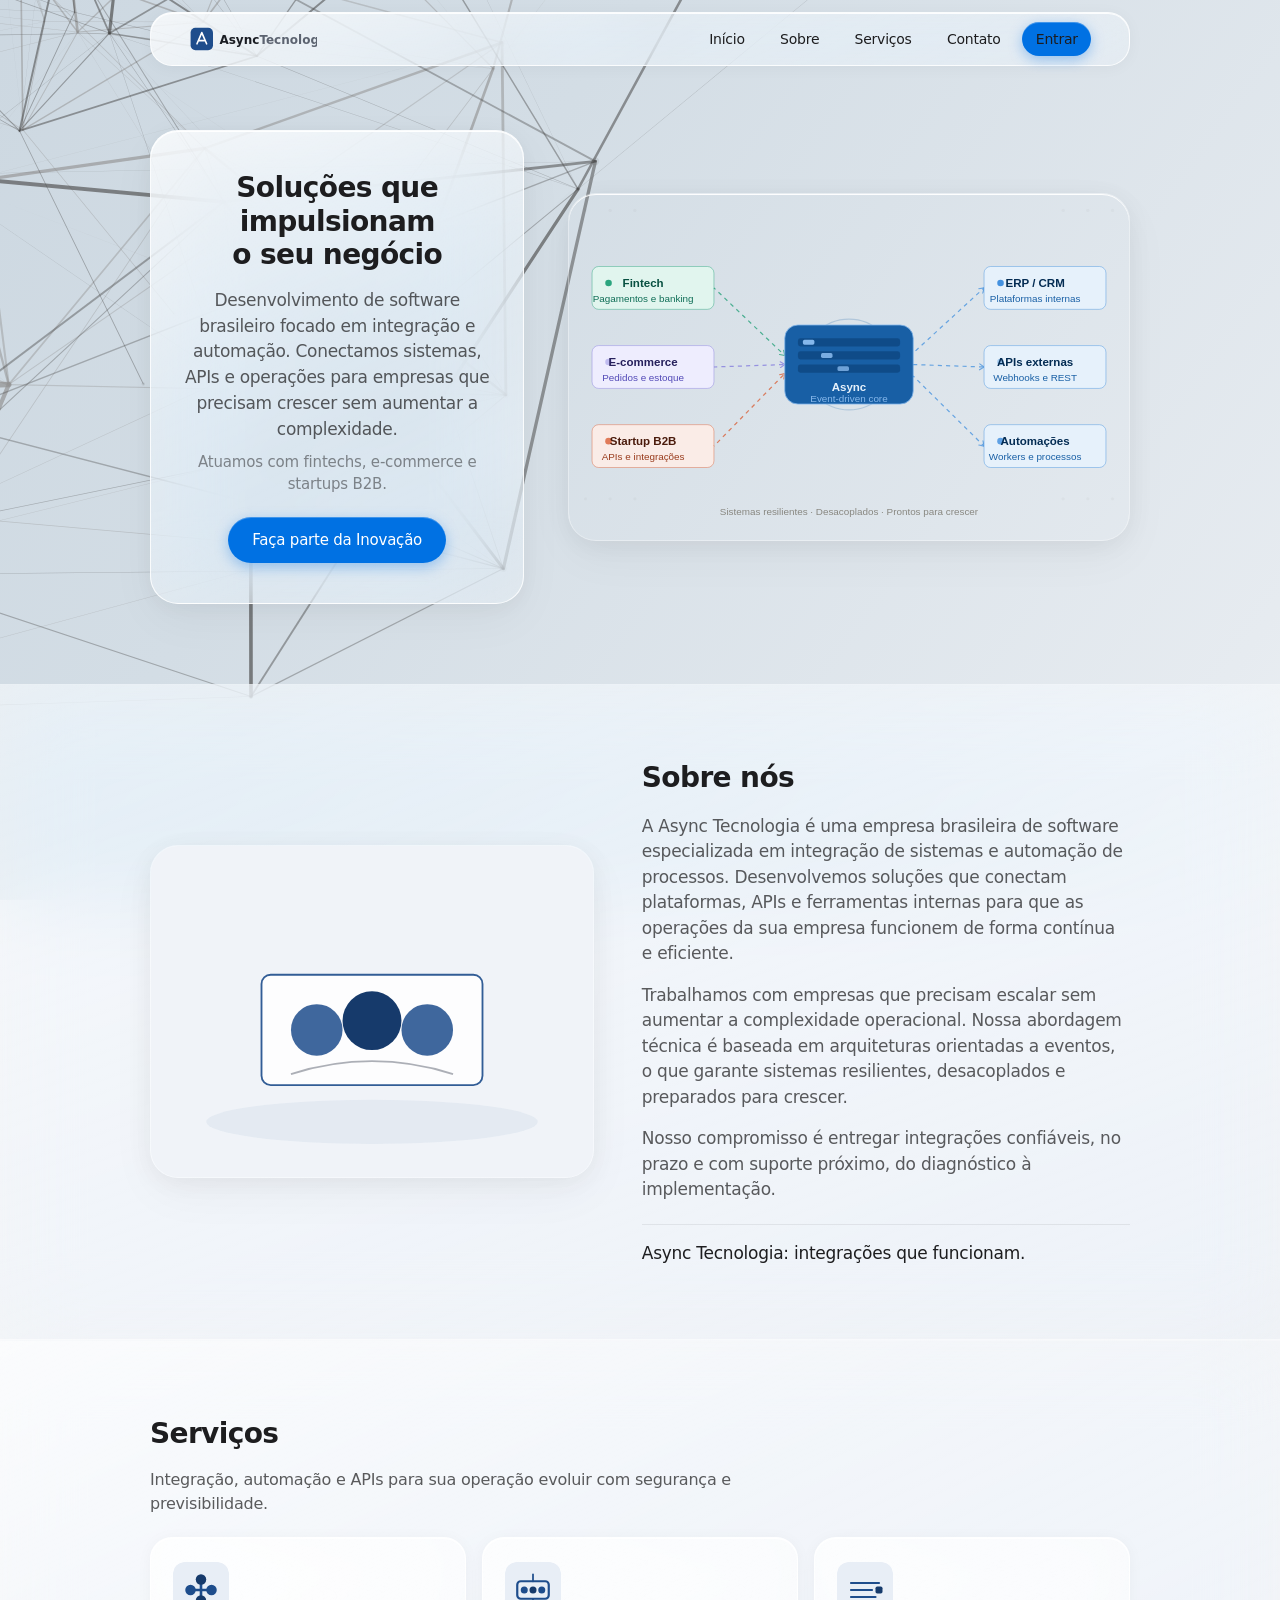
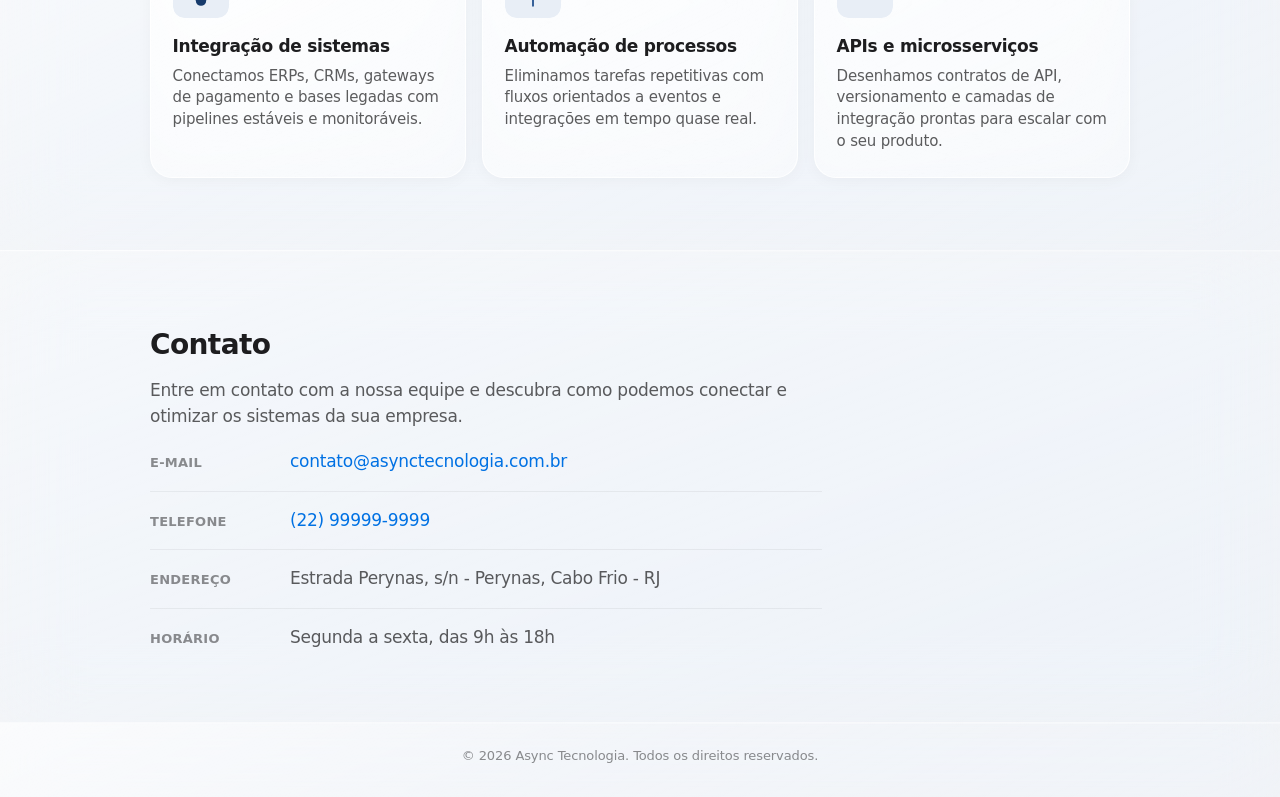
<file: index.html>
<!DOCTYPE html>
<html lang="pt-BR">
<head>
  <meta charset="UTF-8">
  <meta name="viewport" content="width=device-width, initial-scale=1.0">
  <meta name="description" content="Async Tecnologia: integração de sistemas, automação de processos e APIs para fintechs, e-commerce e startups B2B.">
  <title>Async Tecnologia</title>
  <link rel="icon" type="image/svg+xml" href="./images/favicon.svg">
  <link rel="stylesheet" href="css/style.css">
</head>
<body>
  <header class="header">
    <div class="container header__inner">
      <a class="logo" href="#inicio">
        <img class="logo__img" src="./images/logo.svg" alt="Async Tecnologia" width="160" height="40" decoding="async">
      </a>
      <button class="nav-toggle" type="button" aria-expanded="false" aria-controls="menu-principal" aria-label="Abrir menu">
        <span class="nav-toggle__bar"></span>
        <span class="nav-toggle__bar"></span>
        <span class="nav-toggle__bar"></span>
      </button>
      <nav id="menu-principal" class="nav" aria-label="Principal">
        <ul class="nav__list">
          <li><a href="#inicio">Início</a></li>
          <li><a href="#sobre">Sobre</a></li>
          <li><a href="#servicos">Serviços</a></li>
          <li><a href="#contato">Contato</a></li>
          <li id="nav-login-item"><a class="btn btn--primary btn--nav" href="login.html">Entrar</a></li>
          <li id="nav-usuario-item" style="display:none">
            <span id="nav-usuario-nome" style="font-size:14px;font-weight:500;color:var(--text-secondary);padding:0.45rem 0.85rem;"></span>
            <button id="nav-sair-btn" style="font-size:13px;font-weight:500;color:var(--text-tertiary);background:none;border:none;cursor:pointer;padding:0.45rem 0.5rem;font-family:var(--font-sans);">Sair</button>
          </li>
        </ul>
      </nav>
    </div>
  </header>

  <main id="inicio">
    <section class="hero">
      <div class="container hero__inner">
        <div class="hero__content">
          <h1 class="hero__title">Soluções que impulsionam o seu negócio</h1>
          <p class="hero__subtitle">Desenvolvimento de software brasileiro focado em integração e automação. Conectamos sistemas, APIs e operações para empresas que precisam crescer sem aumentar a complexidade.</p>
          <p class="hero__tagline">Atuamos com fintechs, e-commerce e startups B2B.</p>
          <a class="btn btn--primary" href="#contato">Faça parte da Inovação</a>
        </div>
        <figure class="hero__figure">
          <img class="hero__img" src="./images/async_hero.svg" alt="" width="680" height="420" decoding="async">
        </figure>
      </div>
    </section>

    <section id="sobre" class="section">
      <div class="container sobre__inner">
        <div class="sobre__copy">
          <h2 class="section__title">Sobre nós</h2>
          <p class="section__text">A Async Tecnologia é uma empresa brasileira de software especializada em integração de sistemas e automação de processos. Desenvolvemos soluções que conectam plataformas, APIs e ferramentas internas para que as operações da sua empresa funcionem de forma contínua e eficiente.</p>
          <p class="section__text">Trabalhamos com empresas que precisam escalar sem aumentar a complexidade operacional. Nossa abordagem técnica é baseada em arquiteturas orientadas a eventos, o que garante sistemas resilientes, desacoplados e preparados para crescer.</p>
          <p class="section__text">Nosso compromisso é entregar integrações confiáveis, no prazo e com suporte próximo, do diagnóstico à implementação.</p>
          <p class="section__text section__text--emphasis">Async Tecnologia: integrações que funcionam.</p>
        </div>
        <figure class="sobre__figure">
          <img class="sobre__img" src="./images/sobre.svg" alt="" width="480" height="360" decoding="async">
        </figure>
      </div>
    </section>

    <section id="servicos" class="section section--alt">
      <div class="container">
        <h2 class="section__title">Serviços</h2>
        <p class="section__intro">Integração, automação e APIs para sua operação evoluir com segurança e previsibilidade.</p>
        <ul class="cards">
          <li class="card">
            <img class="card__img" src="./images/servico-integracao.svg" alt="" width="64" height="64" decoding="async">
            <h3 class="card__title">Integração de sistemas</h3>
            <p class="card__text">Conectamos ERPs, CRMs, gateways de pagamento e bases legadas com pipelines estáveis e monitoráveis.</p>
          </li>
          <li class="card">
            <img class="card__img" src="./images/servico-automacao.svg" alt="" width="64" height="64" decoding="async">
            <h3 class="card__title">Automação de processos</h3>
            <p class="card__text">Eliminamos tarefas repetitivas com fluxos orientados a eventos e integrações em tempo quase real.</p>
          </li>
          <li class="card">
            <img class="card__img" src="./images/servico-apis.svg" alt="" width="64" height="64" decoding="async">
            <h3 class="card__title">APIs e microsserviços</h3>
            <p class="card__text">Desenhamos contratos de API, versionamento e camadas de integração prontas para escalar com o seu produto.</p>
          </li>
        </ul>
      </div>
    </section>

    <section id="contato" class="section">
      <div class="container">
        <h2 class="section__title">Contato</h2>
        <p class="section__text">Entre em contato com a nossa equipe e descubra como podemos conectar e otimizar os sistemas da sua empresa.</p>
        <dl class="contact-list">
          <div class="contact-list__row">
            <dt>E-mail</dt>
            <dd><a href="mailto:contato@asynctecnologia.com.br">contato@asynctecnologia.com.br</a></dd>
          </div>
          <div class="contact-list__row">
            <dt>Telefone</dt>
            <dd><a href="tel:+5522999999999">(22) 99999-9999</a></dd>
          </div>
          <div class="contact-list__row">
            <dt>Endereço</dt>
            <dd>Estrada Perynas, s/n - Perynas, Cabo Frio - RJ</dd>
          </div>
          <div class="contact-list__row">
            <dt>Horário</dt>
            <dd>Segunda a sexta, das 9h às 18h</dd>
          </div>
        </dl>
      </div>
    </section>
  </main>

  <footer class="footer">
    <div class="container footer__inner">
      <p class="footer__copy">&copy; <span id="ano"></span> Async Tecnologia. Todos os direitos reservados.</p>
    </div>
  </footer>

  <script src="js/main.js"></script>
</body>
</html>
</file>
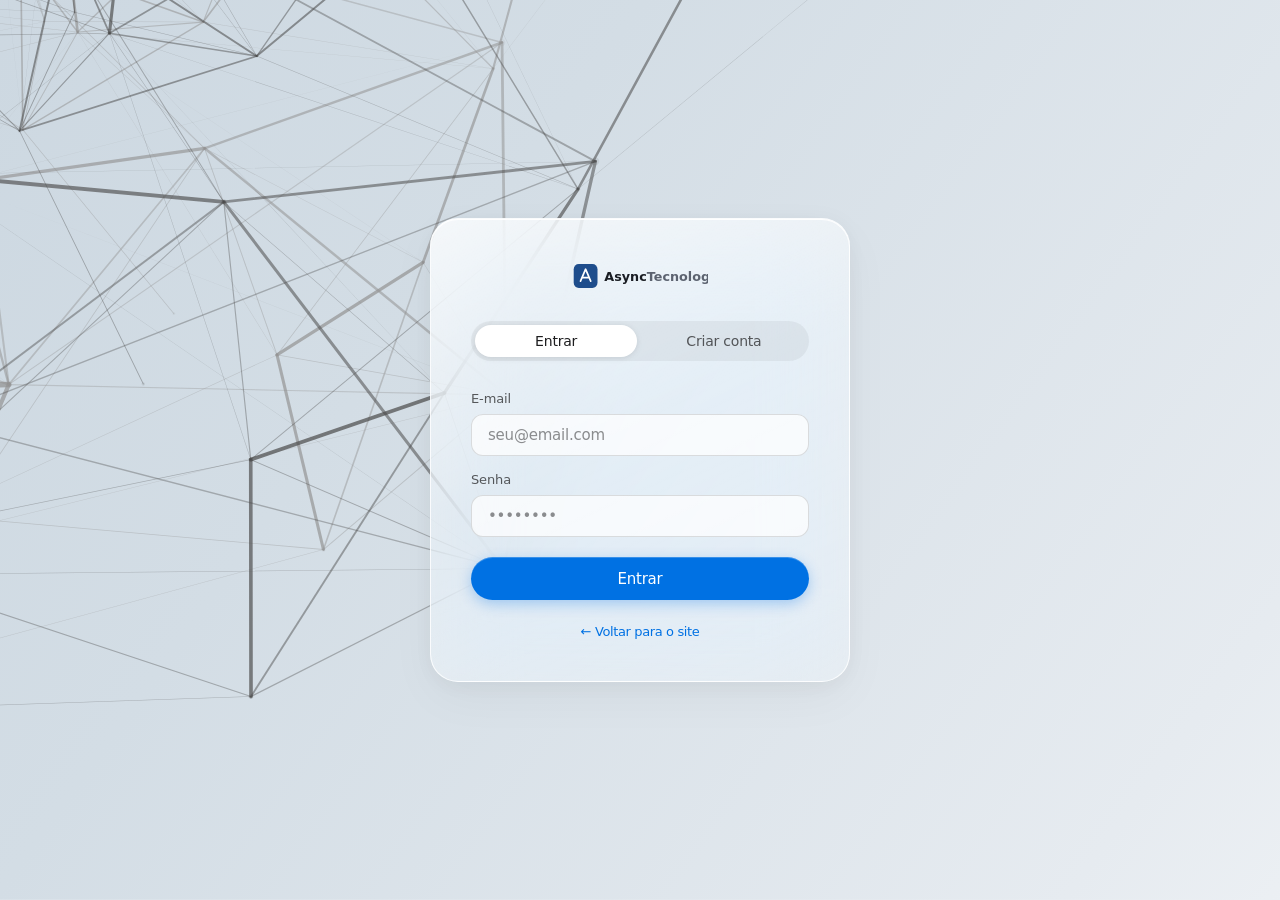
<file: login.html>
<!DOCTYPE html>
<html lang="pt-BR">
<head>
  <meta charset="UTF-8">
  <meta name="viewport" content="width=device-width, initial-scale=1.0">
  <title>Entrar — Async Tecnologia</title>
  <link rel="icon" type="image/svg+xml" href="./images/favicon.svg">
  <link rel="stylesheet" href="css/style.css">
  <style>
    .login-page {
      min-height: 100dvh;
      display: flex;
      flex-direction: column;
      align-items: center;
      justify-content: center;
      padding: 2rem 1.25rem;
    }

    .login-card {
      width: 100%;
      max-width: 420px;
      padding: clamp(1.75rem, 5vw, 2.5rem);
      border-radius: var(--radius-xl);
      background: var(--liquid-fill);
      backdrop-filter: var(--liquid-blur);
      -webkit-backdrop-filter: var(--liquid-blur);
      border: var(--liquid-border);
      box-shadow: var(--liquid-shadow);
    }

    .login-card__logo {
      display: flex;
      justify-content: center;
      margin-bottom: 1.75rem;
    }

    .login-card__logo img {
      height: 34px;
      width: auto;
    }

    .login-tabs {
      display: flex;
      gap: 0.35rem;
      background: rgba(0, 0, 0, 0.05);
      border-radius: 999px;
      padding: 0.25rem;
      margin-bottom: 1.75rem;
    }

    .login-tab {
      flex: 1;
      padding: 0.5rem 1rem;
      font-size: 14px;
      font-weight: 500;
      font-family: var(--font-sans);
      letter-spacing: -0.015em;
      border: none;
      border-radius: 999px;
      cursor: pointer;
      background: transparent;
      color: var(--text-secondary);
      transition: background 0.2s, color 0.2s, box-shadow 0.2s;
    }

    .login-tab.is-active {
      background: #fff;
      color: var(--text-primary);
      box-shadow: 0 1px 6px rgba(0,0,0,0.10);
    }

    .login-form {
      display: flex;
      flex-direction: column;
      gap: 0.9rem;
    }

    .login-form.is-hidden {
      display: none;
    }

    .field {
      display: flex;
      flex-direction: column;
      gap: 0.35rem;
    }

    .field label {
      font-size: 13px;
      font-weight: 500;
      letter-spacing: -0.01em;
      color: var(--text-secondary);
    }

    .field input {
      width: 100%;
      padding: 0.7rem 1rem;
      font-family: var(--font-sans);
      font-size: 15px;
      letter-spacing: -0.015em;
      color: var(--text-primary);
      background: rgba(255, 255, 255, 0.72);
      border: 1px solid rgba(29, 29, 31, 0.14);
      border-radius: var(--radius-sm);
      outline: none;
      transition: border-color 0.18s, box-shadow 0.18s;
      box-sizing: border-box;
    }

    .field input:focus {
      border-color: var(--color-accent);
      box-shadow: 0 0 0 3px rgba(0, 113, 227, 0.15);
      background: #fff;
    }

    .field input::placeholder {
      color: var(--text-tertiary);
    }

    .login-btn {
      width: 100%;
      padding: 0.78rem 1.5rem;
      margin-top: 0.35rem;
      font-family: var(--font-sans);
      font-size: 15px;
      font-weight: 500;
      letter-spacing: -0.015em;
      color: #fff;
      background: var(--color-accent);
      border: none;
      border-radius: 999px;
      cursor: pointer;
      box-shadow:
        0 1px 0 rgba(255,255,255,0.22) inset,
        0 4px 14px rgba(0,113,227,0.3);
      transition: background 0.18s, transform 0.15s, box-shadow 0.15s;
    }

    .login-btn:hover {
      background: var(--color-accent-hover);
      transform: scale(1.01);
      box-shadow:
        0 1px 0 rgba(255,255,255,0.3) inset,
        0 6px 20px rgba(0,113,227,0.38);
    }

    .login-btn:active {
      background: var(--color-accent-press);
      transform: scale(0.98);
    }

    .login-btn:disabled {
      opacity: 0.6;
      cursor: not-allowed;
      transform: none;
    }

    .feedback {
      display: none;
      padding: 0.65rem 0.9rem;
      border-radius: var(--radius-sm);
      font-size: 14px;
      letter-spacing: -0.012em;
      font-weight: 500;
      text-align: center;
    }

    .feedback.erro {
      display: block;
      color: #9b1c1c;
      background: rgba(239, 68, 68, 0.1);
      border: 1px solid rgba(239, 68, 68, 0.2);
    }

    .feedback.sucesso {
      display: block;
      color: #065f46;
      background: rgba(16, 185, 129, 0.1);
      border: 1px solid rgba(16, 185, 129, 0.2);
    }

    .login-back {
      display: block;
      text-align: center;
      margin-top: 1.35rem;
      font-size: 13px;
      color: var(--text-tertiary);
    }

    .login-back a {
      color: var(--color-accent);
      font-weight: 500;
    }
  </style>
</head>
<body>
  <main class="login-page">
    <div class="login-card">

      <div class="login-card__logo">
        <a href="index.html">
          <img src="./images/logo.svg" alt="Async Tecnologia" height="34">
        </a>
      </div>

      <!-- Abas -->
      <div class="login-tabs" role="tablist">
        <button class="login-tab is-active" role="tab" id="tab-login" aria-controls="form-login" aria-selected="true">
          Entrar
        </button>
        <button class="login-tab" role="tab" id="tab-cadastro" aria-controls="form-cadastro" aria-selected="false">
          Criar conta
        </button>
      </div>

      <!-- Formulário: Login -->
      <form class="login-form" id="form-login" aria-labelledby="tab-login" novalidate>
        <div id="feedback-login" class="feedback" role="alert" aria-live="polite"></div>

        <div class="field">
          <label for="login-email">E-mail</label>
          <input type="email" id="login-email" name="email" placeholder="seu@email.com" autocomplete="email" required>
        </div>

        <div class="field">
          <label for="login-senha">Senha</label>
          <input type="password" id="login-senha" name="senha" placeholder="••••••••" autocomplete="current-password" required>
        </div>

        <button type="submit" class="login-btn">Entrar</button>
      </form>

      <!-- Formulário: Cadastro -->
      <form class="login-form is-hidden" id="form-cadastro" aria-labelledby="tab-cadastro" novalidate>
        <div id="feedback-cadastro" class="feedback" role="alert" aria-live="polite"></div>

        <div class="field">
          <label for="cadastro-nome">Nome completo</label>
          <input type="text" id="cadastro-nome" name="nome" placeholder="Seu nome" autocomplete="name" required>
        </div>

        <div class="field">
          <label for="cadastro-email">E-mail</label>
          <input type="email" id="cadastro-email" name="email" placeholder="seu@email.com" autocomplete="email" required>
        </div>

        <div class="field">
          <label for="cadastro-senha">Senha</label>
          <input type="password" id="cadastro-senha" name="senha" placeholder="Mín. 6 caracteres" autocomplete="new-password" required minlength="6">
        </div>

        <button type="submit" class="login-btn">Criar conta</button>
      </form>

      <span class="login-back">
        <a href="index.html">← Voltar para o site</a>
      </span>

    </div>
  </main>

  <script>
    (function () {
      const tabLogin   = document.getElementById("tab-login");
      const tabCadastro = document.getElementById("tab-cadastro");
      const formLogin  = document.getElementById("form-login");
      const formCadastro = document.getElementById("form-cadastro");

      function ativarAba(aba) {
        if (aba === "login") {
          tabLogin.classList.add("is-active");
          tabCadastro.classList.remove("is-active");
          formLogin.classList.remove("is-hidden");
          formCadastro.classList.add("is-hidden");
          tabLogin.setAttribute("aria-selected", "true");
          tabCadastro.setAttribute("aria-selected", "false");
        } else {
          tabCadastro.classList.add("is-active");
          tabLogin.classList.remove("is-active");
          formCadastro.classList.remove("is-hidden");
          formLogin.classList.add("is-hidden");
          tabCadastro.setAttribute("aria-selected", "true");
          tabLogin.setAttribute("aria-selected", "false");
        }
      }

      tabLogin.addEventListener("click", () => ativarAba("login"));
      tabCadastro.addEventListener("click", () => ativarAba("cadastro"));

      function mostrarFeedback(id, tipo, mensagem) {
        const el = document.getElementById(id);
        el.className = "feedback " + tipo;
        el.textContent = mensagem;
      }

      function limparFeedback(id) {
        const el = document.getElementById(id);
        el.className = "feedback";
        el.textContent = "";
      }

      // Login
      formLogin.addEventListener("submit", async function (e) {
        e.preventDefault();
        limparFeedback("feedback-login");
        const btn = formLogin.querySelector("button[type=submit]");
        const email = document.getElementById("login-email").value.trim();
        const senha = document.getElementById("login-senha").value;

        btn.disabled = true;
        btn.textContent = "Entrando...";

        try {
          const res = await fetch("/api/login", {
            method: "POST",
            headers: { "Content-Type": "application/json" },
            body: JSON.stringify({ email, senha }),
          });
          const data = await res.json();

          if (res.ok) {
            mostrarFeedback("feedback-login", "sucesso", "✓ " + data.mensagem);
            sessionStorage.setItem("usuario_nome", data.usuario.nome);
            sessionStorage.setItem("usuario_email", data.usuario.email);
            setTimeout(() => { window.location.href = "index.html"; }, 1200);
          } else {
            mostrarFeedback("feedback-login", "erro", data.erro || "Erro ao fazer login.");
            btn.disabled = false;
            btn.textContent = "Entrar";
          }
        } catch (err) {
          mostrarFeedback("feedback-login", "erro", "Não foi possível conectar ao servidor. Verifique se ele está rodando.");
          btn.disabled = false;
          btn.textContent = "Entrar";
        }
      });

      // Cadastro
      formCadastro.addEventListener("submit", async function (e) {
        e.preventDefault();
        limparFeedback("feedback-cadastro");
        const btn = formCadastro.querySelector("button[type=submit]");
        const nome  = document.getElementById("cadastro-nome").value.trim();
        const email = document.getElementById("cadastro-email").value.trim();
        const senha = document.getElementById("cadastro-senha").value;

        btn.disabled = true;
        btn.textContent = "Criando conta...";

        try {
          const res = await fetch("/api/registrar", {
            method: "POST",
            headers: { "Content-Type": "application/json" },
            body: JSON.stringify({ nome, email, senha }),
          });
          const data = await res.json();

          if (res.ok) {
            mostrarFeedback("feedback-cadastro", "sucesso", "✓ " + (data.mensagem || "Cadastro realizado!") + " Faça o login.");
            formCadastro.reset();
            setTimeout(() => ativarAba("login"), 2000);
          } else {
            mostrarFeedback("feedback-cadastro", "erro", data.erro || "Erro ao criar conta.");
          }
        } catch (err) {
          mostrarFeedback("feedback-cadastro", "erro", "Não foi possível conectar ao servidor. Verifique se ele está rodando.");
        } finally {
          btn.disabled = false;
          btn.textContent = "Criar conta";
        }
      });
    })();
  </script>
</body>
</html>
</file>
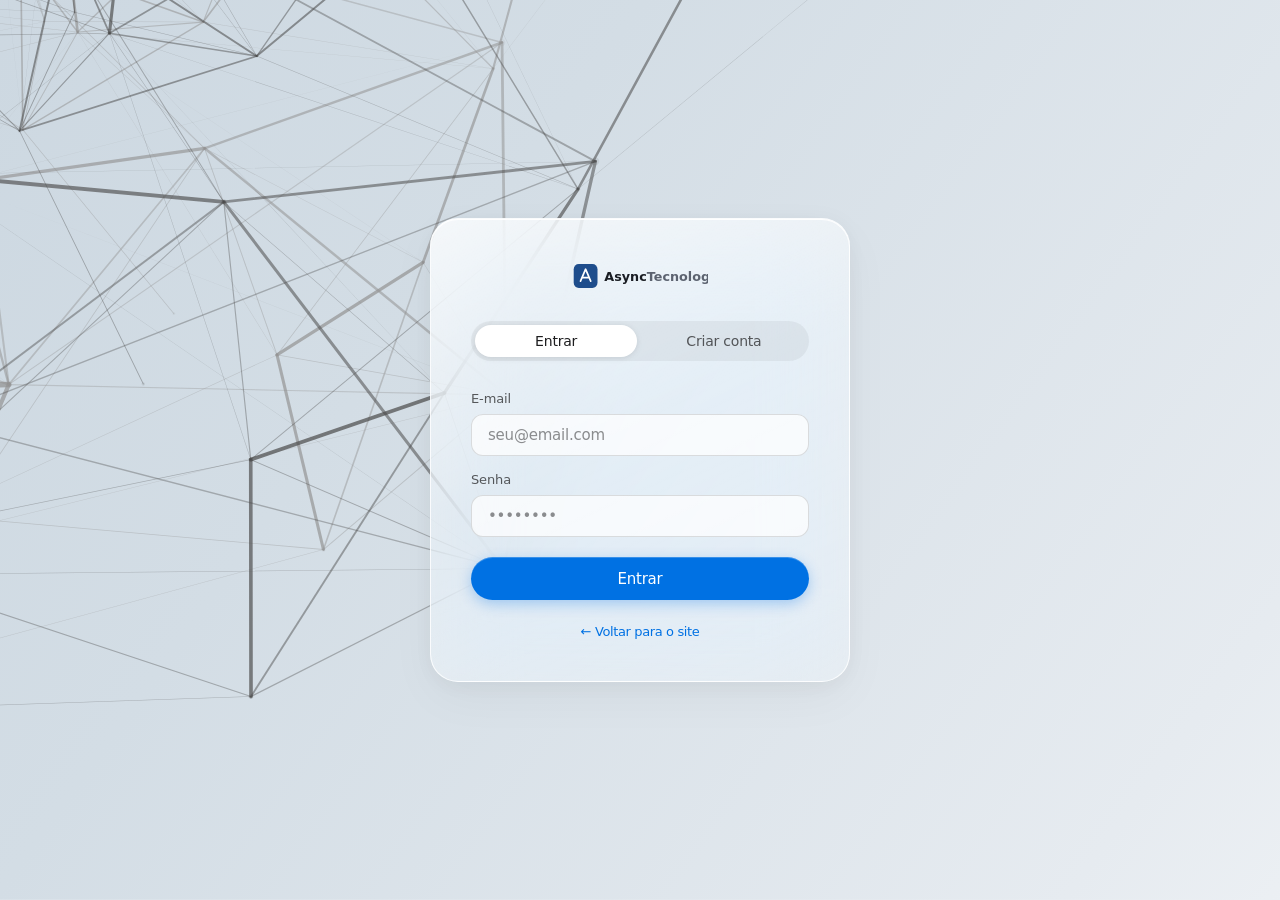
<file: Trabalho3/Trabalho3 site de empresa/login.html>
<!DOCTYPE html>
<html lang="pt-BR">
<head>
  <meta charset="UTF-8">
  <meta name="viewport" content="width=device-width, initial-scale=1.0">
  <title>Entrar — Async Tecnologia</title>
  <link rel="stylesheet" href="css/style.css">
  <style>
    .login-page {
      min-height: 100dvh;
      display: flex;
      flex-direction: column;
      align-items: center;
      justify-content: center;
      padding: 2rem 1.25rem;
    }

    .login-card {
      width: 100%;
      max-width: 420px;
      padding: clamp(1.75rem, 5vw, 2.5rem);
      border-radius: var(--radius-xl);
      background: var(--liquid-fill);
      backdrop-filter: var(--liquid-blur);
      -webkit-backdrop-filter: var(--liquid-blur);
      border: var(--liquid-border);
      box-shadow: var(--liquid-shadow);
    }

    .login-card__logo {
      display: flex;
      justify-content: center;
      margin-bottom: 1.75rem;
    }

    .login-card__logo img {
      height: 34px;
      width: auto;
    }

    .login-tabs {
      display: flex;
      gap: 0.35rem;
      background: rgba(0, 0, 0, 0.05);
      border-radius: 999px;
      padding: 0.25rem;
      margin-bottom: 1.75rem;
    }

    .login-tab {
      flex: 1;
      padding: 0.5rem 1rem;
      font-size: 14px;
      font-weight: 500;
      font-family: var(--font-sans);
      letter-spacing: -0.015em;
      border: none;
      border-radius: 999px;
      cursor: pointer;
      background: transparent;
      color: var(--text-secondary);
      transition: background 0.2s, color 0.2s, box-shadow 0.2s;
    }

    .login-tab.is-active {
      background: #fff;
      color: var(--text-primary);
      box-shadow: 0 1px 6px rgba(0,0,0,0.10);
    }

    .login-form {
      display: flex;
      flex-direction: column;
      gap: 0.9rem;
    }

    .login-form.is-hidden {
      display: none;
    }

    .field {
      display: flex;
      flex-direction: column;
      gap: 0.35rem;
    }

    .field label {
      font-size: 13px;
      font-weight: 500;
      letter-spacing: -0.01em;
      color: var(--text-secondary);
    }

    .field input {
      width: 100%;
      padding: 0.7rem 1rem;
      font-family: var(--font-sans);
      font-size: 15px;
      letter-spacing: -0.015em;
      color: var(--text-primary);
      background: rgba(255, 255, 255, 0.72);
      border: 1px solid rgba(29, 29, 31, 0.14);
      border-radius: var(--radius-sm);
      outline: none;
      transition: border-color 0.18s, box-shadow 0.18s;
      box-sizing: border-box;
    }

    .field input:focus {
      border-color: var(--color-accent);
      box-shadow: 0 0 0 3px rgba(0, 113, 227, 0.15);
      background: #fff;
    }

    .field input::placeholder {
      color: var(--text-tertiary);
    }

    .login-btn {
      width: 100%;
      padding: 0.78rem 1.5rem;
      margin-top: 0.35rem;
      font-family: var(--font-sans);
      font-size: 15px;
      font-weight: 500;
      letter-spacing: -0.015em;
      color: #fff;
      background: var(--color-accent);
      border: none;
      border-radius: 999px;
      cursor: pointer;
      box-shadow:
        0 1px 0 rgba(255,255,255,0.22) inset,
        0 4px 14px rgba(0,113,227,0.3);
      transition: background 0.18s, transform 0.15s, box-shadow 0.15s;
    }

    .login-btn:hover {
      background: var(--color-accent-hover);
      transform: scale(1.01);
      box-shadow:
        0 1px 0 rgba(255,255,255,0.3) inset,
        0 6px 20px rgba(0,113,227,0.38);
    }

    .login-btn:active {
      background: var(--color-accent-press);
      transform: scale(0.98);
    }

    .login-btn:disabled {
      opacity: 0.6;
      cursor: not-allowed;
      transform: none;
    }

    .feedback {
      display: none;
      padding: 0.65rem 0.9rem;
      border-radius: var(--radius-sm);
      font-size: 14px;
      letter-spacing: -0.012em;
      font-weight: 500;
      text-align: center;
    }

    .feedback.erro {
      display: block;
      color: #9b1c1c;
      background: rgba(239, 68, 68, 0.1);
      border: 1px solid rgba(239, 68, 68, 0.2);
    }

    .feedback.sucesso {
      display: block;
      color: #065f46;
      background: rgba(16, 185, 129, 0.1);
      border: 1px solid rgba(16, 185, 129, 0.2);
    }

    .login-back {
      display: block;
      text-align: center;
      margin-top: 1.35rem;
      font-size: 13px;
      color: var(--text-tertiary);
    }

    .login-back a {
      color: var(--color-accent);
      font-weight: 500;
    }
  </style>
</head>
<body>
  <main class="login-page">
    <div class="login-card">

      <div class="login-card__logo">
        <a href="index.html">
          <img src="./images/logo.svg" alt="Async Tecnologia" height="34">
        </a>
      </div>

      <!-- Abas -->
      <div class="login-tabs" role="tablist">
        <button class="login-tab is-active" role="tab" id="tab-login" aria-controls="form-login" aria-selected="true">
          Entrar
        </button>
        <button class="login-tab" role="tab" id="tab-cadastro" aria-controls="form-cadastro" aria-selected="false">
          Criar conta
        </button>
      </div>

      <!-- Formulário: Login -->
      <form class="login-form" id="form-login" aria-labelledby="tab-login" novalidate>
        <div id="feedback-login" class="feedback" role="alert" aria-live="polite"></div>

        <div class="field">
          <label for="login-email">E-mail</label>
          <input type="email" id="login-email" name="email" placeholder="seu@email.com" autocomplete="email" required>
        </div>

        <div class="field">
          <label for="login-senha">Senha</label>
          <input type="password" id="login-senha" name="senha" placeholder="••••••••" autocomplete="current-password" required>
        </div>

        <button type="submit" class="login-btn">Entrar</button>
      </form>

      <!-- Formulário: Cadastro -->
      <form class="login-form is-hidden" id="form-cadastro" aria-labelledby="tab-cadastro" novalidate>
        <div id="feedback-cadastro" class="feedback" role="alert" aria-live="polite"></div>

        <div class="field">
          <label for="cadastro-nome">Nome completo</label>
          <input type="text" id="cadastro-nome" name="nome" placeholder="Seu nome" autocomplete="name" required>
        </div>

        <div class="field">
          <label for="cadastro-email">E-mail</label>
          <input type="email" id="cadastro-email" name="email" placeholder="seu@email.com" autocomplete="email" required>
        </div>

        <div class="field">
          <label for="cadastro-senha">Senha</label>
          <input type="password" id="cadastro-senha" name="senha" placeholder="Mín. 6 caracteres" autocomplete="new-password" required minlength="6">
        </div>

        <button type="submit" class="login-btn">Criar conta</button>
      </form>

      <span class="login-back">
        <a href="index.html">← Voltar para o site</a>
      </span>

    </div>
  </main>

  <script>
    (function () {
      const tabLogin   = document.getElementById("tab-login");
      const tabCadastro = document.getElementById("tab-cadastro");
      const formLogin  = document.getElementById("form-login");
      const formCadastro = document.getElementById("form-cadastro");

      function ativarAba(aba) {
        if (aba === "login") {
          tabLogin.classList.add("is-active");
          tabCadastro.classList.remove("is-active");
          formLogin.classList.remove("is-hidden");
          formCadastro.classList.add("is-hidden");
          tabLogin.setAttribute("aria-selected", "true");
          tabCadastro.setAttribute("aria-selected", "false");
        } else {
          tabCadastro.classList.add("is-active");
          tabLogin.classList.remove("is-active");
          formCadastro.classList.remove("is-hidden");
          formLogin.classList.add("is-hidden");
          tabCadastro.setAttribute("aria-selected", "true");
          tabLogin.setAttribute("aria-selected", "false");
        }
      }

      tabLogin.addEventListener("click", () => ativarAba("login"));
      tabCadastro.addEventListener("click", () => ativarAba("cadastro"));

      function mostrarFeedback(id, tipo, mensagem) {
        const el = document.getElementById(id);
        el.className = "feedback " + tipo;
        el.textContent = mensagem;
      }

      function limparFeedback(id) {
        const el = document.getElementById(id);
        el.className = "feedback";
        el.textContent = "";
      }

      // Login
      formLogin.addEventListener("submit", async function (e) {
        e.preventDefault();
        limparFeedback("feedback-login");
        const btn = formLogin.querySelector("button[type=submit]");
        const email = document.getElementById("login-email").value.trim();
        const senha = document.getElementById("login-senha").value;

        btn.disabled = true;
        btn.textContent = "Entrando...";

        try {
          const res = await fetch("/api/login", {
            method: "POST",
            headers: { "Content-Type": "application/json" },
            body: JSON.stringify({ email, senha }),
          });
          const data = await res.json();

          if (res.ok) {
            mostrarFeedback("feedback-login", "sucesso", "✓ " + data.mensagem);
            sessionStorage.setItem("usuario_nome", data.usuario.nome);
            sessionStorage.setItem("usuario_email", data.usuario.email);
            setTimeout(() => { window.location.href = "index.html"; }, 1200);
          } else {
            mostrarFeedback("feedback-login", "erro", data.erro || "Erro ao fazer login.");
            btn.disabled = false;
            btn.textContent = "Entrar";
          }
        } catch (err) {
          mostrarFeedback("feedback-login", "erro", "Não foi possível conectar ao servidor. Verifique se ele está rodando.");
          btn.disabled = false;
          btn.textContent = "Entrar";
        }
      });

      // Cadastro
      formCadastro.addEventListener("submit", async function (e) {
        e.preventDefault();
        limparFeedback("feedback-cadastro");
        const btn = formCadastro.querySelector("button[type=submit]");
        const nome  = document.getElementById("cadastro-nome").value.trim();
        const email = document.getElementById("cadastro-email").value.trim();
        const senha = document.getElementById("cadastro-senha").value;

        btn.disabled = true;
        btn.textContent = "Criando conta...";

        try {
          const res = await fetch("/api/registrar", {
            method: "POST",
            headers: { "Content-Type": "application/json" },
            body: JSON.stringify({ nome, email, senha }),
          });
          const data = await res.json();

          if (res.ok) {
            mostrarFeedback("feedback-cadastro", "sucesso", "✓ " + (data.mensagem || "Cadastro realizado!") + " Faça o login.");
            formCadastro.reset();
            setTimeout(() => ativarAba("login"), 2000);
          } else {
            mostrarFeedback("feedback-cadastro", "erro", data.erro || "Erro ao criar conta.");
          }
        } catch (err) {
          mostrarFeedback("feedback-cadastro", "erro", "Não foi possível conectar ao servidor. Verifique se ele está rodando.");
        } finally {
          btn.disabled = false;
          btn.textContent = "Criar conta";
        }
      });
    })();
  </script>
</body>
</html>
</file>
<file: css/style.css>
/* Liquid glass + Apple system typography */
:root {
  --font-sans: -apple-system, BlinkMacSystemFont, "SF Pro Text", "SF Pro Display", "Segoe UI", Roboto, system-ui, sans-serif;
  --text-primary: #1d1d1f;
  --text-secondary: rgba(29, 29, 31, 0.72);
  --text-tertiary: rgba(29, 29, 31, 0.5);
  --color-bg: #eceff3;
  --color-accent: #0071e3;
  --color-accent-hover: #0077ed;
  --color-accent-press: #006edb;
  --header-h: 52px;
  --container: min(980px, 100% - 2.5rem);
  --bg-pattern: url("../images/planodefundo.svg");
  --radius-sm: 12px;
  --radius: 16px;
  --radius-lg: 22px;
  --radius-xl: 28px;
  --liquid-blur: saturate(200%) blur(40px);
  --liquid-blur-medium: saturate(190%) blur(28px);
  --liquid-fill: linear-gradient(
    155deg,
    rgba(255, 255, 255, 0.78) 0%,
    rgba(255, 255, 255, 0.42) 45%,
    rgba(255, 255, 255, 0.28) 100%
  );
  --liquid-fill-subtle: linear-gradient(
    160deg,
    rgba(255, 255, 255, 0.55) 0%,
    rgba(255, 255, 255, 0.22) 100%
  );
  --liquid-border: 1px solid rgba(255, 255, 255, 0.82);
  --liquid-border-outer: 1px solid rgba(255, 255, 255, 0.35);
  --liquid-shadow:
    0 4px 24px rgba(0, 0, 0, 0.05),
    0 16px 48px rgba(0, 0, 0, 0.04),
    inset 0 1px 0 rgba(255, 255, 255, 0.95);
  --liquid-shadow-soft:
    0 2px 16px rgba(0, 0, 0, 0.04),
    inset 0 1px 0 rgba(255, 255, 255, 0.88);
  --font-size-section-heading: clamp(1.375rem, 2.5vw, 1.75rem);
}

*,
*::before,
*::after {
  box-sizing: border-box;
}

html {
  scroll-behavior: smooth;
  color-scheme: light;
}

body {
  margin: 0;
  font-family: var(--font-sans);
  font-size: 17px;
  line-height: 1.47059;
  letter-spacing: -0.022em;
  color: var(--text-primary);
  -webkit-font-smoothing: antialiased;
  -moz-osx-font-smoothing: grayscale;
  text-rendering: optimizeLegibility;
  background-color: var(--color-bg);
  background-image: var(--bg-pattern);
  background-size: cover;
  background-position: center;
  background-repeat: no-repeat;
  background-attachment: scroll;
}

@media (min-width: 900px) {
  body {
    background-attachment: fixed;
  }
}

img {
  max-width: 100%;
  height: auto;
  display: block;
}

a {
  color: var(--color-accent);
  text-decoration: none;
}

a:hover {
  text-decoration: none;
}

.container {
  width: var(--container);
  margin-inline: auto;
}

/* Cabeçalho: barra flutuante estilo macOS */
.header {
  position: sticky;
  top: 0;
  z-index: 100;
  margin: 12px auto 0;
  width: min(calc(100% - 1.5rem), var(--container));
  border-radius: var(--radius-lg);
  background: var(--liquid-fill);
  backdrop-filter: var(--liquid-blur-medium);
  -webkit-backdrop-filter: var(--liquid-blur-medium);
  border: var(--liquid-border);
  box-shadow: var(--liquid-shadow-soft);
}

.header__inner {
  position: relative;
  display: flex;
  align-items: center;
  justify-content: space-between;
  min-height: var(--header-h);
  padding: 0 1.1rem;
}

.logo {
  display: flex;
  align-items: center;
  text-decoration: none;
}

.logo:hover {
  opacity: 0.88;
}

.logo__img {
  width: auto;
  height: 32px;
  max-width: min(200px, 52vw);
}

.nav__list {
  display: flex;
  flex-wrap: wrap;
  gap: 0.35rem 0.5rem;
  list-style: none;
  margin: 0;
  padding: 0;
  align-items: center;
}

.nav__list a {
  color: var(--text-primary);
  font-weight: 500;
  font-size: 14px;
  letter-spacing: -0.016em;
  padding: 0.45rem 0.85rem;
  border-radius: 999px;
  transition: background 0.2s ease, color 0.2s ease;
}

.nav__list a:hover {
  color: var(--text-primary);
  background: rgba(0, 0, 0, 0.05);
}

.nav-toggle {
  display: none;
  flex-direction: column;
  justify-content: center;
  gap: 5px;
  width: 44px;
  height: 44px;
  padding: 0;
  border: none;
  background: rgba(0, 0, 0, 0.04);
  border-radius: var(--radius-sm);
  cursor: pointer;
}

.nav-toggle__bar {
  display: block;
  width: 20px;
  height: 2px;
  margin: 0 auto;
  background: var(--text-primary);
  border-radius: 1px;
}

@media (max-width: 768px) {
  .header {
    margin: 8px 0.75rem 0;
    width: auto;
    border-radius: var(--radius);
  }

  .header__inner {
    position: relative;
    padding: 0 0.75rem;
  }

  .nav-toggle {
    display: flex;
  }

  .nav {
    position: absolute;
    top: calc(100% + 8px);
    left: 0;
    right: 0;
    border-radius: var(--radius);
    background: var(--liquid-fill);
    backdrop-filter: var(--liquid-blur-medium);
    -webkit-backdrop-filter: var(--liquid-blur-medium);
    border: var(--liquid-border);
    box-shadow: var(--liquid-shadow);
    max-height: 0;
    overflow: hidden;
    transition: max-height 0.32s cubic-bezier(0.4, 0, 0.2, 1);
  }

  .nav.is-open {
    max-height: 320px;
  }

  .nav__list {
    flex-direction: column;
    align-items: stretch;
    padding: 0.65rem;
    gap: 0.25rem;
  }

  .nav__list a {
    border-radius: var(--radius-sm);
  }
}

/* Hero */
.hero {
  padding: clamp(2rem, 6vw, 4rem) 0 clamp(3rem, 8vw, 5rem);
  background: transparent;
}

.hero__inner {
  display: grid;
  gap: clamp(2rem, 5vw, 3rem);
  align-items: center;
  min-width: 0;
}

@media (min-width: 900px) {
  .hero__inner {
    grid-template-columns: minmax(0, 1fr) minmax(0, 1.5fr);
    gap: clamp(1.75rem, 4vw, 2.75rem);
  }
}

.hero__content {
  container-type: inline-size;
  display: flex;
  flex-direction: column;
  align-items: center;
  text-align: center;
  width: 100%;
  min-width: 0;
  padding: clamp(1.65rem, 4.2vw, 2.5rem) clamp(1.25rem, 3vw, 2rem);
  border-radius: var(--radius-xl);
  background: var(--liquid-fill);
  backdrop-filter: var(--liquid-blur);
  -webkit-backdrop-filter: var(--liquid-blur);
  border: var(--liquid-border);
  box-shadow: var(--liquid-shadow);
  box-sizing: border-box;
}

/* Largura alinhada para textos abaixo do título */
.hero__subtitle,
.hero__tagline {
  width: 100%;
  max-width: 34rem;
  min-width: 0;
}

.hero__title {
  margin: 0 0 1rem;
  width: 100%;
  max-width: 100%;
  min-width: 0;
  box-sizing: border-box;
  font-size: var(--font-size-section-heading);
  line-height: 1.2;
  font-weight: 600;
  letter-spacing: -0.022em;
  color: var(--text-primary);
  text-align: center;
  text-wrap: balance;
  overflow-wrap: break-word;
}

.hero__subtitle {
  margin: 0 0 0.6rem;
  color: var(--text-secondary);
  font-size: 1.0625rem;
  line-height: 1.52;
  font-weight: 400;
  letter-spacing: -0.018em;
}

.hero__tagline {
  margin: 0 0 1.35rem;
  color: var(--text-tertiary);
  font-size: 0.9375rem;
  line-height: 1.45;
  font-weight: 500;
  letter-spacing: -0.012em;
}

.hero__figure {
  margin: 0;
  width: 100%;
  display: flex;
  justify-content: center;
  align-items: center;
}

.hero__img {
  width: 100%;
  max-width: min(100%, 720px);
  height: auto;
  margin-inline: auto;
  border-radius: var(--radius-xl);
  border: var(--liquid-border-outer);
  box-shadow: var(--liquid-shadow);
}

@media (min-width: 600px) and (max-width: 899px) {
  .hero__img {
    max-width: min(100%, 640px);
  }
}

/* Botões estilo pill iOS */
.btn {
  display: inline-block;
  padding: 0.72rem 1.5rem;
  font-weight: 500;
  font-size: 15px;
  letter-spacing: -0.015em;
  border-radius: 999px;
  text-decoration: none;
  transition: transform 0.2s ease, box-shadow 0.2s ease, background 0.2s ease;
}

.btn--primary {
  background: var(--color-accent);
  color: #fff;
  box-shadow:
    0 1px 0 rgba(255, 255, 255, 0.25) inset,
    0 4px 14px rgba(0, 113, 227, 0.35);
}

.btn--primary:hover {
  background: var(--color-accent-hover);
  text-decoration: none;
  color: #fff;
  transform: scale(1.02);
  box-shadow:
    0 1px 0 rgba(255, 255, 255, 0.3) inset,
    0 6px 20px rgba(0, 113, 227, 0.4);
}

.btn--primary:active {
  background: var(--color-accent-press);
  transform: scale(0.98);
}

/* Seções */
.section {
  padding: clamp(2.5rem, 6vw, 4.5rem) 0;
  background: var(--liquid-fill-subtle);
  backdrop-filter: var(--liquid-blur);
  -webkit-backdrop-filter: var(--liquid-blur);
  border-top: var(--liquid-border-outer);
  border-bottom: var(--liquid-border-outer);
}

.section--alt {
  background: var(--liquid-fill);
  backdrop-filter: var(--liquid-blur);
  -webkit-backdrop-filter: var(--liquid-blur);
}

.section__title {
  margin: 0 0 0.85rem;
  font-size: var(--font-size-section-heading);
  font-weight: 600;
  letter-spacing: -0.022em;
  color: var(--text-primary);
}

.section__text {
  margin: 0;
  max-width: 42rem;
  color: var(--text-secondary);
  font-size: 1.0625rem;
  line-height: 1.5;
  letter-spacing: -0.015em;
}

.section__text--emphasis {
  margin-top: 1.25rem;
  padding-top: 1rem;
  border-top: 1px solid rgba(29, 29, 31, 0.08);
  font-weight: 500;
  color: var(--text-primary);
}

.section__intro {
  margin: 0 0 1.35rem;
  max-width: 40rem;
  color: var(--text-secondary);
  font-size: 1rem;
  line-height: 1.5;
  letter-spacing: -0.014em;
}

.sobre__copy .section__text + .section__text:not(.section__text--emphasis) {
  margin-top: 1rem;
}

.sobre__copy .section__text + .section__text--emphasis {
  margin-top: 1.35rem;
}

.contact-list {
  margin: 1.25rem 0 0;
  max-width: 42rem;
  display: flex;
  flex-direction: column;
  gap: 1rem;
}

.contact-list__row {
  display: grid;
  gap: 0.2rem 1.25rem;
  padding-bottom: 1rem;
  border-bottom: 1px solid rgba(29, 29, 31, 0.06);
}

.contact-list__row:last-child {
  padding-bottom: 0;
  border-bottom: none;
}

@media (min-width: 520px) {
  .contact-list__row {
    grid-template-columns: 7.5rem minmax(0, 1fr);
    align-items: baseline;
  }
}

.contact-list dt {
  margin: 0;
  font-size: 0.8125rem;
  font-weight: 600;
  letter-spacing: 0.02em;
  text-transform: uppercase;
  color: var(--text-tertiary);
}

.contact-list dd {
  margin: 0;
  color: var(--text-secondary);
  font-size: 1.0625rem;
  line-height: 1.5;
  letter-spacing: -0.015em;
}

.contact-list dd a {
  color: var(--color-accent);
}

/* Sobre */
.sobre__inner {
  display: grid;
  gap: clamp(1.5rem, 4vw, 2.5rem);
  align-items: center;
}

@media (min-width: 768px) {
  .sobre__inner {
    grid-template-columns: minmax(0, 1fr) minmax(0, 1.1fr);
    gap: clamp(2rem, 5vw, 3rem);
  }

  .sobre__figure {
    grid-column: 1;
    grid-row: 1;
  }

  .sobre__copy {
    grid-column: 2;
    grid-row: 1;
  }
}

.sobre__figure {
  margin: 0;
}

.sobre__img {
  width: 100%;
  max-width: 480px;
  margin-inline: auto;
  border-radius: var(--radius-xl);
  border: var(--liquid-border-outer);
  box-shadow: var(--liquid-shadow);
}

.sobre__copy .section__title {
  margin-bottom: 1rem;
}

/* Cards: painéis de vidro */
.cards {
  display: grid;
  grid-template-columns: repeat(auto-fit, minmax(260px, 1fr));
  gap: 1rem;
  list-style: none;
  margin: 0;
  padding: 0;
}

.card {
  padding: 1.5rem 1.35rem;
  border-radius: var(--radius-lg);
  background: var(--liquid-fill);
  backdrop-filter: var(--liquid-blur-medium);
  -webkit-backdrop-filter: var(--liquid-blur-medium);
  border: var(--liquid-border);
  box-shadow: var(--liquid-shadow-soft);
  transition: transform 0.25s ease, box-shadow 0.25s ease;
}

.card:hover {
  transform: translateY(-2px);
  box-shadow: var(--liquid-shadow);
}

.section--alt .card {
  background: linear-gradient(
    155deg,
    rgba(255, 255, 255, 0.68) 0%,
    rgba(255, 255, 255, 0.32) 100%
  );
}

.card__img {
  width: 56px;
  height: 56px;
  margin-bottom: 1rem;
  border-radius: var(--radius-sm);
}

.card__title {
  margin: 0 0 0.4rem;
  font-size: 1.0625rem;
  font-weight: 600;
  letter-spacing: -0.018em;
  color: var(--text-primary);
}

.card__text {
  margin: 0;
  color: var(--text-secondary);
  font-size: 15px;
  line-height: 1.45;
  letter-spacing: -0.012em;
}

/* Rodapé */
.footer {
  padding: 1.35rem 0 2rem;
  margin-top: 0;
  border-top: var(--liquid-border-outer);
  background: var(--liquid-fill);
  backdrop-filter: var(--liquid-blur-medium);
  -webkit-backdrop-filter: var(--liquid-blur-medium);
}

.footer__copy {
  margin: 0;
  font-size: 13px;
  letter-spacing: -0.008em;
  color: var(--text-tertiary);
  text-align: center;
}

/* Botão Entrar no nav */
.btn--nav {
  padding: 0.42rem 1.1rem;
  font-size: 13px;
}
</file>
<file: Trabalho3/Trabalho3 site de empresa/css/style.css>
/* Liquid glass + Apple system typography */
:root {
  --font-sans: -apple-system, BlinkMacSystemFont, "SF Pro Text", "SF Pro Display", "Segoe UI", Roboto, system-ui, sans-serif;
  --text-primary: #1d1d1f;
  --text-secondary: rgba(29, 29, 31, 0.72);
  --text-tertiary: rgba(29, 29, 31, 0.5);
  --color-bg: #eceff3;
  --color-accent: #0071e3;
  --color-accent-hover: #0077ed;
  --color-accent-press: #006edb;
  --header-h: 52px;
  --container: min(980px, 100% - 2.5rem);
  --bg-pattern: url("../images/planodefundo.svg");
  --radius-sm: 12px;
  --radius: 16px;
  --radius-lg: 22px;
  --radius-xl: 28px;
  --liquid-blur: saturate(200%) blur(40px);
  --liquid-blur-medium: saturate(190%) blur(28px);
  --liquid-fill: linear-gradient(
    155deg,
    rgba(255, 255, 255, 0.78) 0%,
    rgba(255, 255, 255, 0.42) 45%,
    rgba(255, 255, 255, 0.28) 100%
  );
  --liquid-fill-subtle: linear-gradient(
    160deg,
    rgba(255, 255, 255, 0.55) 0%,
    rgba(255, 255, 255, 0.22) 100%
  );
  --liquid-border: 1px solid rgba(255, 255, 255, 0.82);
  --liquid-border-outer: 1px solid rgba(255, 255, 255, 0.35);
  --liquid-shadow:
    0 4px 24px rgba(0, 0, 0, 0.05),
    0 16px 48px rgba(0, 0, 0, 0.04),
    inset 0 1px 0 rgba(255, 255, 255, 0.95);
  --liquid-shadow-soft:
    0 2px 16px rgba(0, 0, 0, 0.04),
    inset 0 1px 0 rgba(255, 255, 255, 0.88);
  --font-size-section-heading: clamp(1.375rem, 2.5vw, 1.75rem);
}

*,
*::before,
*::after {
  box-sizing: border-box;
}

html {
  scroll-behavior: smooth;
  color-scheme: light;
}

body {
  margin: 0;
  font-family: var(--font-sans);
  font-size: 17px;
  line-height: 1.47059;
  letter-spacing: -0.022em;
  color: var(--text-primary);
  -webkit-font-smoothing: antialiased;
  -moz-osx-font-smoothing: grayscale;
  text-rendering: optimizeLegibility;
  background-color: var(--color-bg);
  background-image: var(--bg-pattern);
  background-size: cover;
  background-position: center;
  background-repeat: no-repeat;
  background-attachment: scroll;
}

@media (min-width: 900px) {
  body {
    background-attachment: fixed;
  }
}

img {
  max-width: 100%;
  height: auto;
  display: block;
}

a {
  color: var(--color-accent);
  text-decoration: none;
}

a:hover {
  text-decoration: none;
}

.container {
  width: var(--container);
  margin-inline: auto;
}

/* Cabeçalho: barra flutuante estilo macOS */
.header {
  position: sticky;
  top: 0;
  z-index: 100;
  margin: 12px auto 0;
  width: min(calc(100% - 1.5rem), var(--container));
  border-radius: var(--radius-lg);
  background: var(--liquid-fill);
  backdrop-filter: var(--liquid-blur-medium);
  -webkit-backdrop-filter: var(--liquid-blur-medium);
  border: var(--liquid-border);
  box-shadow: var(--liquid-shadow-soft);
}

.header__inner {
  position: relative;
  display: flex;
  align-items: center;
  justify-content: space-between;
  min-height: var(--header-h);
  padding: 0 1.1rem;
}

.logo {
  display: flex;
  align-items: center;
  text-decoration: none;
}

.logo:hover {
  opacity: 0.88;
}

.logo__img {
  width: auto;
  height: 32px;
  max-width: min(200px, 52vw);
}

.nav__list {
  display: flex;
  flex-wrap: wrap;
  gap: 0.35rem 0.5rem;
  list-style: none;
  margin: 0;
  padding: 0;
  align-items: center;
}

.nav__list a {
  color: var(--text-primary);
  font-weight: 500;
  font-size: 14px;
  letter-spacing: -0.016em;
  padding: 0.45rem 0.85rem;
  border-radius: 999px;
  transition: background 0.2s ease, color 0.2s ease;
}

.nav__list a:hover {
  color: var(--text-primary);
  background: rgba(0, 0, 0, 0.05);
}

.nav-toggle {
  display: none;
  flex-direction: column;
  justify-content: center;
  gap: 5px;
  width: 44px;
  height: 44px;
  padding: 0;
  border: none;
  background: rgba(0, 0, 0, 0.04);
  border-radius: var(--radius-sm);
  cursor: pointer;
}

.nav-toggle__bar {
  display: block;
  width: 20px;
  height: 2px;
  margin: 0 auto;
  background: var(--text-primary);
  border-radius: 1px;
}

@media (max-width: 768px) {
  .header {
    margin: 8px 0.75rem 0;
    width: auto;
    border-radius: var(--radius);
  }

  .header__inner {
    position: relative;
    padding: 0 0.75rem;
  }

  .nav-toggle {
    display: flex;
  }

  .nav {
    position: absolute;
    top: calc(100% + 8px);
    left: 0;
    right: 0;
    border-radius: var(--radius);
    background: var(--liquid-fill);
    backdrop-filter: var(--liquid-blur-medium);
    -webkit-backdrop-filter: var(--liquid-blur-medium);
    border: var(--liquid-border);
    box-shadow: var(--liquid-shadow);
    max-height: 0;
    overflow: hidden;
    transition: max-height 0.32s cubic-bezier(0.4, 0, 0.2, 1);
  }

  .nav.is-open {
    max-height: 320px;
  }

  .nav__list {
    flex-direction: column;
    align-items: stretch;
    padding: 0.65rem;
    gap: 0.25rem;
  }

  .nav__list a {
    border-radius: var(--radius-sm);
  }
}

/* Hero */
.hero {
  padding: clamp(2rem, 6vw, 4rem) 0 clamp(3rem, 8vw, 5rem);
  background: transparent;
}

.hero__inner {
  display: grid;
  gap: clamp(2rem, 5vw, 3rem);
  align-items: center;
  min-width: 0;
}

@media (min-width: 900px) {
  .hero__inner {
    grid-template-columns: minmax(0, 1fr) minmax(0, 1.5fr);
    gap: clamp(1.75rem, 4vw, 2.75rem);
  }
}

.hero__content {
  container-type: inline-size;
  display: flex;
  flex-direction: column;
  align-items: center;
  text-align: center;
  width: 100%;
  min-width: 0;
  padding: clamp(1.65rem, 4.2vw, 2.5rem) clamp(1.25rem, 3vw, 2rem);
  border-radius: var(--radius-xl);
  background: var(--liquid-fill);
  backdrop-filter: var(--liquid-blur);
  -webkit-backdrop-filter: var(--liquid-blur);
  border: var(--liquid-border);
  box-shadow: var(--liquid-shadow);
  box-sizing: border-box;
}

/* Largura alinhada para textos abaixo do título */
.hero__subtitle,
.hero__tagline {
  width: 100%;
  max-width: 34rem;
  min-width: 0;
}

.hero__title {
  margin: 0 0 1rem;
  width: 100%;
  max-width: 100%;
  min-width: 0;
  box-sizing: border-box;
  font-size: var(--font-size-section-heading);
  line-height: 1.2;
  font-weight: 600;
  letter-spacing: -0.022em;
  color: var(--text-primary);
  text-align: center;
  text-wrap: balance;
  overflow-wrap: break-word;
}

.hero__subtitle {
  margin: 0 0 0.6rem;
  color: var(--text-secondary);
  font-size: 1.0625rem;
  line-height: 1.52;
  font-weight: 400;
  letter-spacing: -0.018em;
}

.hero__tagline {
  margin: 0 0 1.35rem;
  color: var(--text-tertiary);
  font-size: 0.9375rem;
  line-height: 1.45;
  font-weight: 500;
  letter-spacing: -0.012em;
}

.hero__figure {
  margin: 0;
  width: 100%;
  display: flex;
  justify-content: center;
  align-items: center;
}

.hero__img {
  width: 100%;
  max-width: min(100%, 720px);
  height: auto;
  margin-inline: auto;
  border-radius: var(--radius-xl);
  border: var(--liquid-border-outer);
  box-shadow: var(--liquid-shadow);
}

@media (min-width: 600px) and (max-width: 899px) {
  .hero__img {
    max-width: min(100%, 640px);
  }
}

/* Botões estilo pill iOS */
.btn {
  display: inline-block;
  padding: 0.72rem 1.5rem;
  font-weight: 500;
  font-size: 15px;
  letter-spacing: -0.015em;
  border-radius: 999px;
  text-decoration: none;
  transition: transform 0.2s ease, box-shadow 0.2s ease, background 0.2s ease;
}

.btn--primary {
  background: var(--color-accent);
  color: #fff;
  box-shadow:
    0 1px 0 rgba(255, 255, 255, 0.25) inset,
    0 4px 14px rgba(0, 113, 227, 0.35);
}

.btn--primary:hover {
  background: var(--color-accent-hover);
  text-decoration: none;
  color: #fff;
  transform: scale(1.02);
  box-shadow:
    0 1px 0 rgba(255, 255, 255, 0.3) inset,
    0 6px 20px rgba(0, 113, 227, 0.4);
}

.btn--primary:active {
  background: var(--color-accent-press);
  transform: scale(0.98);
}

/* Seções */
.section {
  padding: clamp(2.5rem, 6vw, 4.5rem) 0;
  background: var(--liquid-fill-subtle);
  backdrop-filter: var(--liquid-blur);
  -webkit-backdrop-filter: var(--liquid-blur);
  border-top: var(--liquid-border-outer);
  border-bottom: var(--liquid-border-outer);
}

.section--alt {
  background: var(--liquid-fill);
  backdrop-filter: var(--liquid-blur);
  -webkit-backdrop-filter: var(--liquid-blur);
}

.section__title {
  margin: 0 0 0.85rem;
  font-size: var(--font-size-section-heading);
  font-weight: 600;
  letter-spacing: -0.022em;
  color: var(--text-primary);
}

.section__text {
  margin: 0;
  max-width: 42rem;
  color: var(--text-secondary);
  font-size: 1.0625rem;
  line-height: 1.5;
  letter-spacing: -0.015em;
}

.section__text--emphasis {
  margin-top: 1.25rem;
  padding-top: 1rem;
  border-top: 1px solid rgba(29, 29, 31, 0.08);
  font-weight: 500;
  color: var(--text-primary);
}

.section__intro {
  margin: 0 0 1.35rem;
  max-width: 40rem;
  color: var(--text-secondary);
  font-size: 1rem;
  line-height: 1.5;
  letter-spacing: -0.014em;
}

.sobre__copy .section__text + .section__text:not(.section__text--emphasis) {
  margin-top: 1rem;
}

.sobre__copy .section__text + .section__text--emphasis {
  margin-top: 1.35rem;
}

.contact-list {
  margin: 1.25rem 0 0;
  max-width: 42rem;
  display: flex;
  flex-direction: column;
  gap: 1rem;
}

.contact-list__row {
  display: grid;
  gap: 0.2rem 1.25rem;
  padding-bottom: 1rem;
  border-bottom: 1px solid rgba(29, 29, 31, 0.06);
}

.contact-list__row:last-child {
  padding-bottom: 0;
  border-bottom: none;
}

@media (min-width: 520px) {
  .contact-list__row {
    grid-template-columns: 7.5rem minmax(0, 1fr);
    align-items: baseline;
  }
}

.contact-list dt {
  margin: 0;
  font-size: 0.8125rem;
  font-weight: 600;
  letter-spacing: 0.02em;
  text-transform: uppercase;
  color: var(--text-tertiary);
}

.contact-list dd {
  margin: 0;
  color: var(--text-secondary);
  font-size: 1.0625rem;
  line-height: 1.5;
  letter-spacing: -0.015em;
}

.contact-list dd a {
  color: var(--color-accent);
}

/* Sobre */
.sobre__inner {
  display: grid;
  gap: clamp(1.5rem, 4vw, 2.5rem);
  align-items: center;
}

@media (min-width: 768px) {
  .sobre__inner {
    grid-template-columns: minmax(0, 1fr) minmax(0, 1.1fr);
    gap: clamp(2rem, 5vw, 3rem);
  }

  .sobre__figure {
    grid-column: 1;
    grid-row: 1;
  }

  .sobre__copy {
    grid-column: 2;
    grid-row: 1;
  }
}

.sobre__figure {
  margin: 0;
}

.sobre__img {
  width: 100%;
  max-width: 480px;
  margin-inline: auto;
  border-radius: var(--radius-xl);
  border: var(--liquid-border-outer);
  box-shadow: var(--liquid-shadow);
}

.sobre__copy .section__title {
  margin-bottom: 1rem;
}

/* Cards: painéis de vidro */
.cards {
  display: grid;
  grid-template-columns: repeat(auto-fit, minmax(260px, 1fr));
  gap: 1rem;
  list-style: none;
  margin: 0;
  padding: 0;
}

.card {
  padding: 1.5rem 1.35rem;
  border-radius: var(--radius-lg);
  background: var(--liquid-fill);
  backdrop-filter: var(--liquid-blur-medium);
  -webkit-backdrop-filter: var(--liquid-blur-medium);
  border: var(--liquid-border);
  box-shadow: var(--liquid-shadow-soft);
  transition: transform 0.25s ease, box-shadow 0.25s ease;
}

.card:hover {
  transform: translateY(-2px);
  box-shadow: var(--liquid-shadow);
}

.section--alt .card {
  background: linear-gradient(
    155deg,
    rgba(255, 255, 255, 0.68) 0%,
    rgba(255, 255, 255, 0.32) 100%
  );
}

.card__img {
  width: 56px;
  height: 56px;
  margin-bottom: 1rem;
  border-radius: var(--radius-sm);
}

.card__title {
  margin: 0 0 0.4rem;
  font-size: 1.0625rem;
  font-weight: 600;
  letter-spacing: -0.018em;
  color: var(--text-primary);
}

.card__text {
  margin: 0;
  color: var(--text-secondary);
  font-size: 15px;
  line-height: 1.45;
  letter-spacing: -0.012em;
}

/* Rodapé */
.footer {
  padding: 1.35rem 0 2rem;
  margin-top: 0;
  border-top: var(--liquid-border-outer);
  background: var(--liquid-fill);
  backdrop-filter: var(--liquid-blur-medium);
  -webkit-backdrop-filter: var(--liquid-blur-medium);
}

.footer__copy {
  margin: 0;
  font-size: 13px;
  letter-spacing: -0.008em;
  color: var(--text-tertiary);
  text-align: center;
}

/* Botão Entrar no nav */
.btn--nav {
  padding: 0.42rem 1.1rem;
  font-size: 13px;
}
</file>
